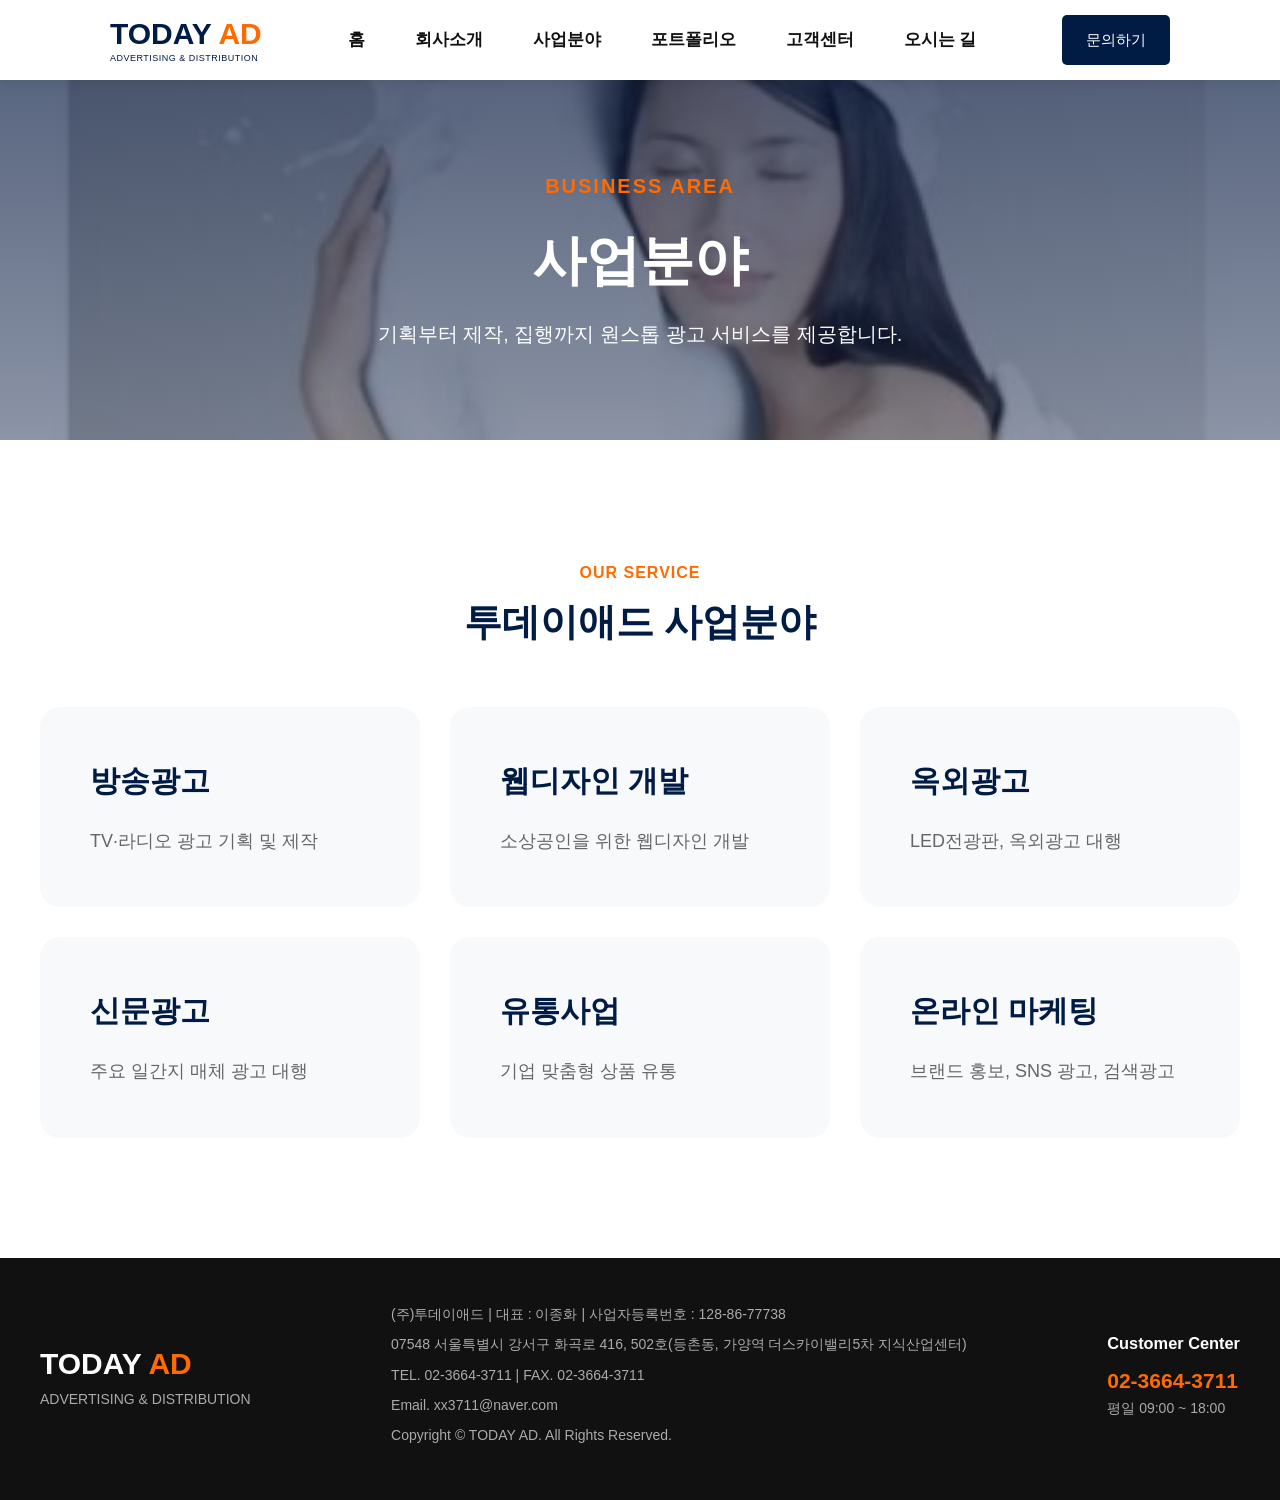
<file: business.html>
<!doctype html>
<html lang="ko">

<head>
<meta charset="utf-8">

<title>사업분야 | TODAY AD</title>
	
<meta name="viewport" content="width=device-width, initial-scale=1.0">	

<link rel="stylesheet" href="css/style.css">	
	
	</head>

<body>
	
<header>
  <div class="logo">
    TODAY <span>AD</span>
    <p>ADVERTISING & DISTRIBUTION</p>
  </div>

  <nav>
    <a href="index.html">홈</a>
    <a href="company.html">회사소개</a>
    <a href="business.html">사업분야</a>
    <a href="portfolio.html">포트폴리오</a>
    <a href="contact.html">고객센터</a>
    <a href="location.html">오시는 길</a>
  </nav>

  <a href="contact.html" class="top-btn">문의하기</a>
</header>
	
<!-- 사업분야 메인 배너 -->

<section class="sub-visual business-visual">

    <div class="sub-visual-text">

        <p>BUSINESS AREA</p>

        <h1>사업분야</h1>

        <span>기획부터 제작, 집행까지 원스톱 광고 서비스를 제공합니다.</span>

    </div>

</section>
	
<section class="business-page">

    <div class="section-title">

        <p>OUR SERVICE</p>

        <h2>투데이애드 사업분야</h2>

    </div>

  <div class="business-grid">

  <div class="business-box">
    <h3>방송광고</h3>
    <p>TV·라디오 광고 기획 및 제작</p>
  </div>

  <div class="business-box">
    <h3>웹디자인 개발</h3>
    <p>소상공인을 위한 웹디자인 개발</p>
  </div>

  <div class="business-box">
    <h3>옥외광고</h3>
    <p>LED전광판, 옥외광고 대행</p>
  </div>

  <div class="business-box">
    <h3>신문광고&nbsp;</h3>
    <p>주요 일간지 매체 광고 대행</p>
  </div>

  <div class="business-box">
    <h3>유통사업</h3>
    <p>기업 맞춤형 상품 유통</p>
  </div>

  <div class="business-box">
    <h3>온라인 마케팅</h3>
    <p>브랜드 홍보, SNS 광고, 검색광고</p>
  </div>

</div>
	
	
		
</section>	
	
	
<!-- Footer 시작 -->

<footer>

    <div class="footer-inner">

        <div class="footer-logo">

            <h2>TODAY <span>AD</span></h2>

            <p>ADVERTISING & DISTRIBUTION</p>

        </div>

        <div class="footer-info">

            <p>(주)투데이애드 | 대표 : 이종화 | 사업자등록번호 : 128-86-77738</p>

            <p>07548 서울특별시 강서구 화곡로 416, 502호(등촌동, 가양역 더스카이밸리5차 지식산업센터)</p>

            <p>TEL. 02-3664-3711 | FAX. 02-3664-3711</p>

            <p>Email. xx3711@naver.com</p>

            <p>Copyright © TODAY AD. All Rights Reserved.</p>

        </div>

        <div class="footer-call">

            <h3>Customer Center</h3>

            <h2>02-3664-3711</h2>

            <p>평일 09:00 ~ 18:00</p>

        </div>

    </div>

</footer>

</body>

</html>
</file>
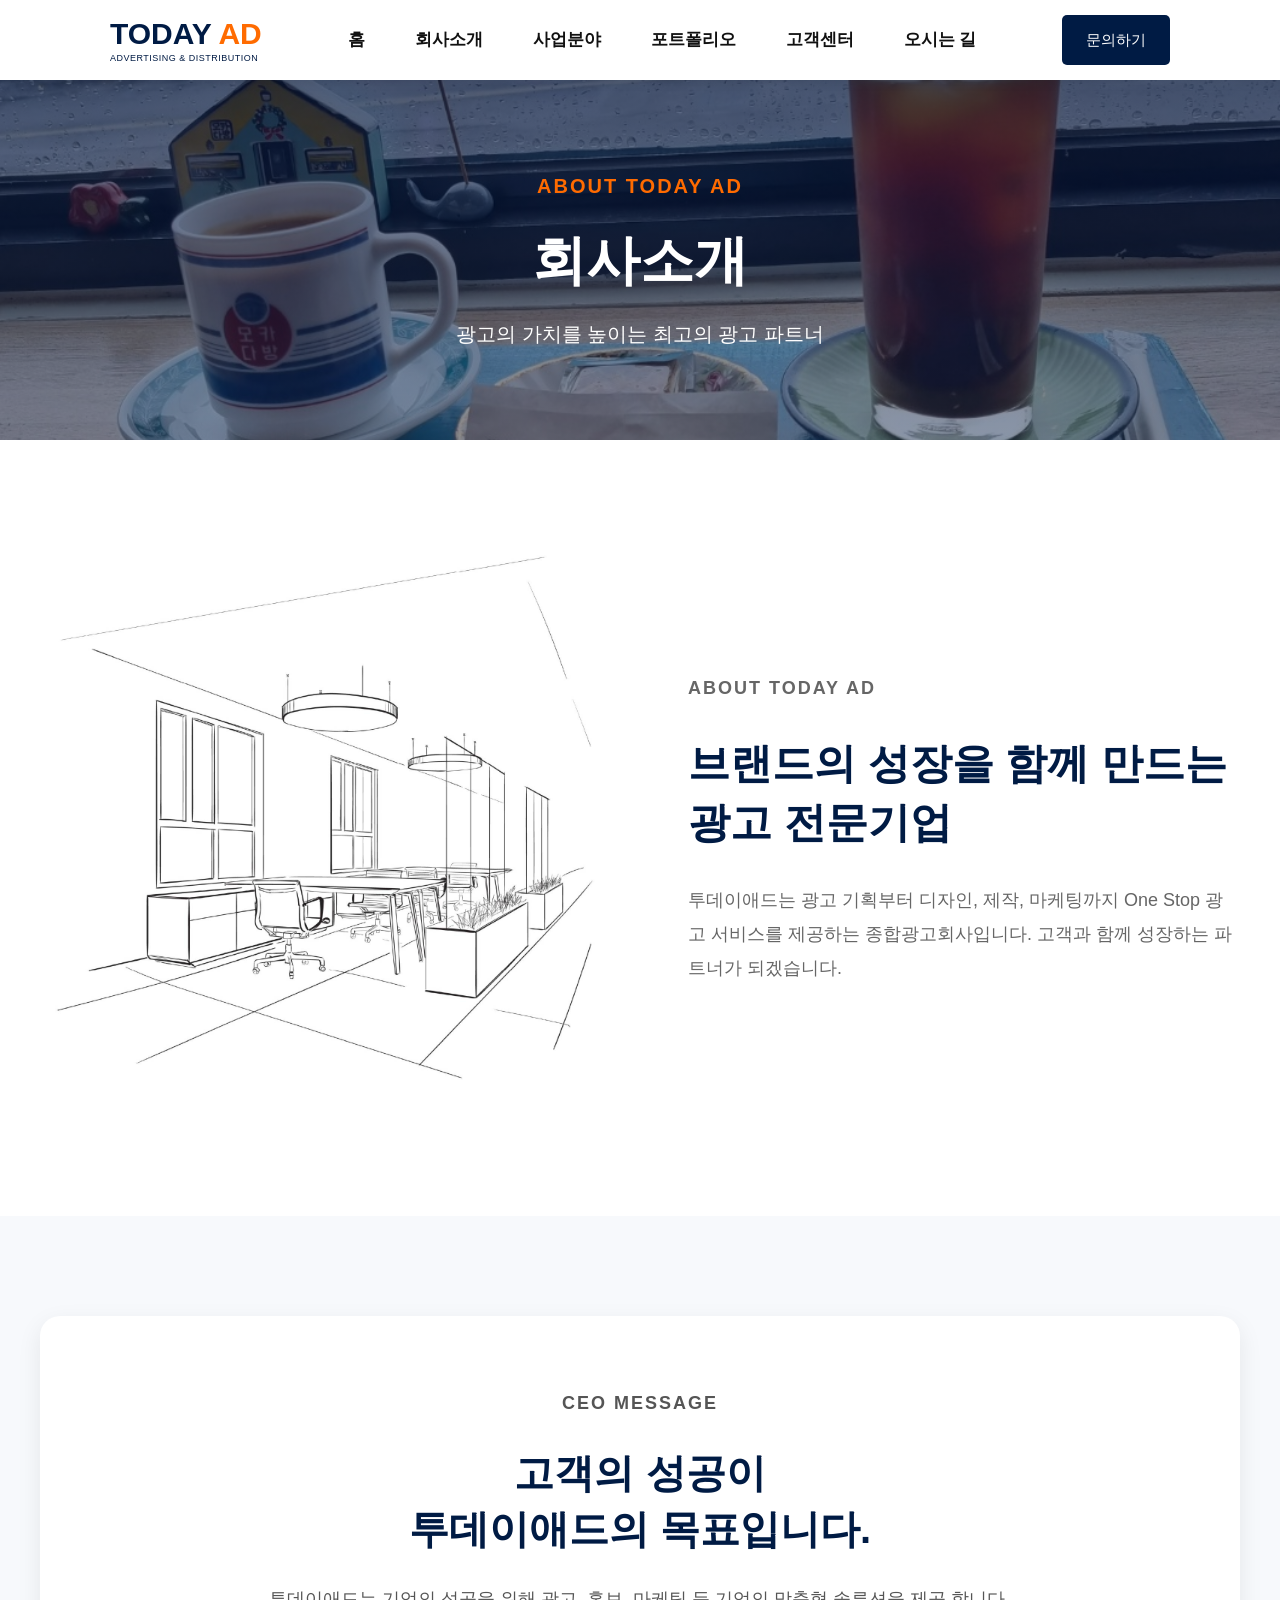
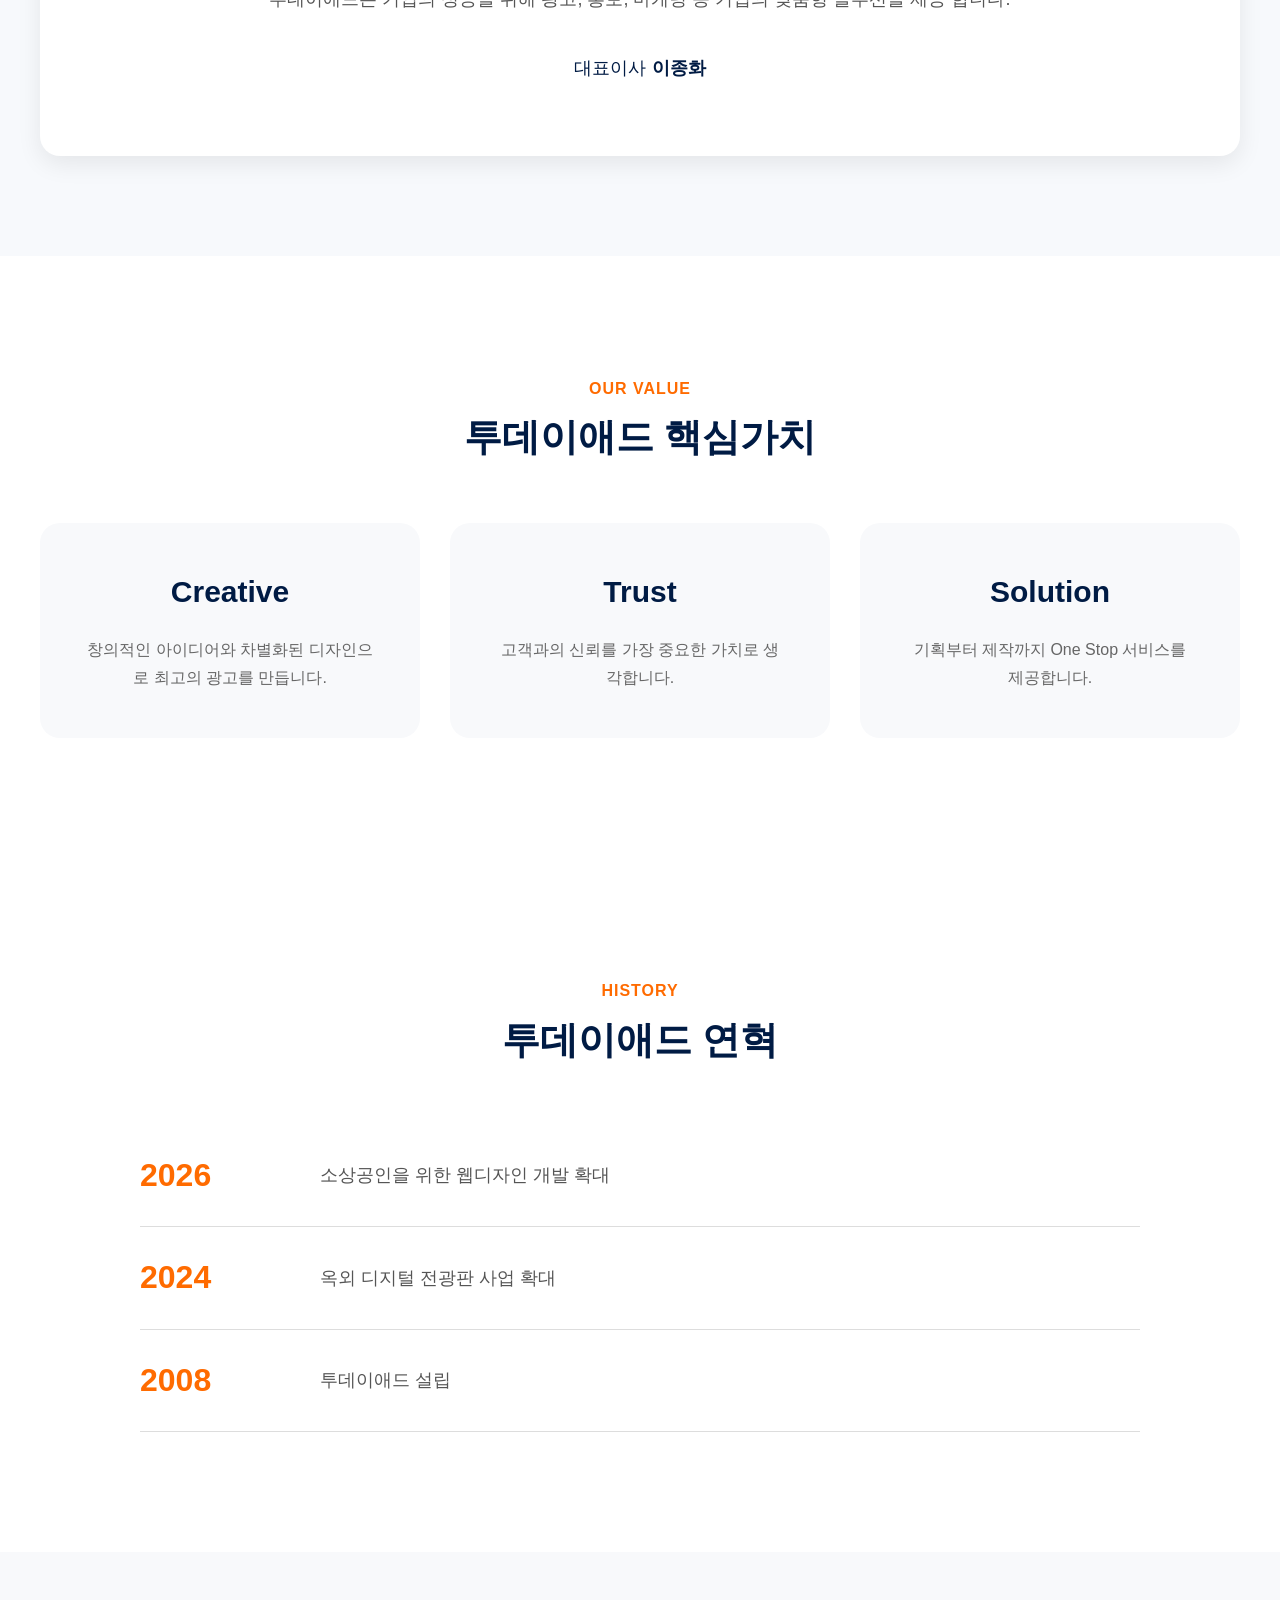
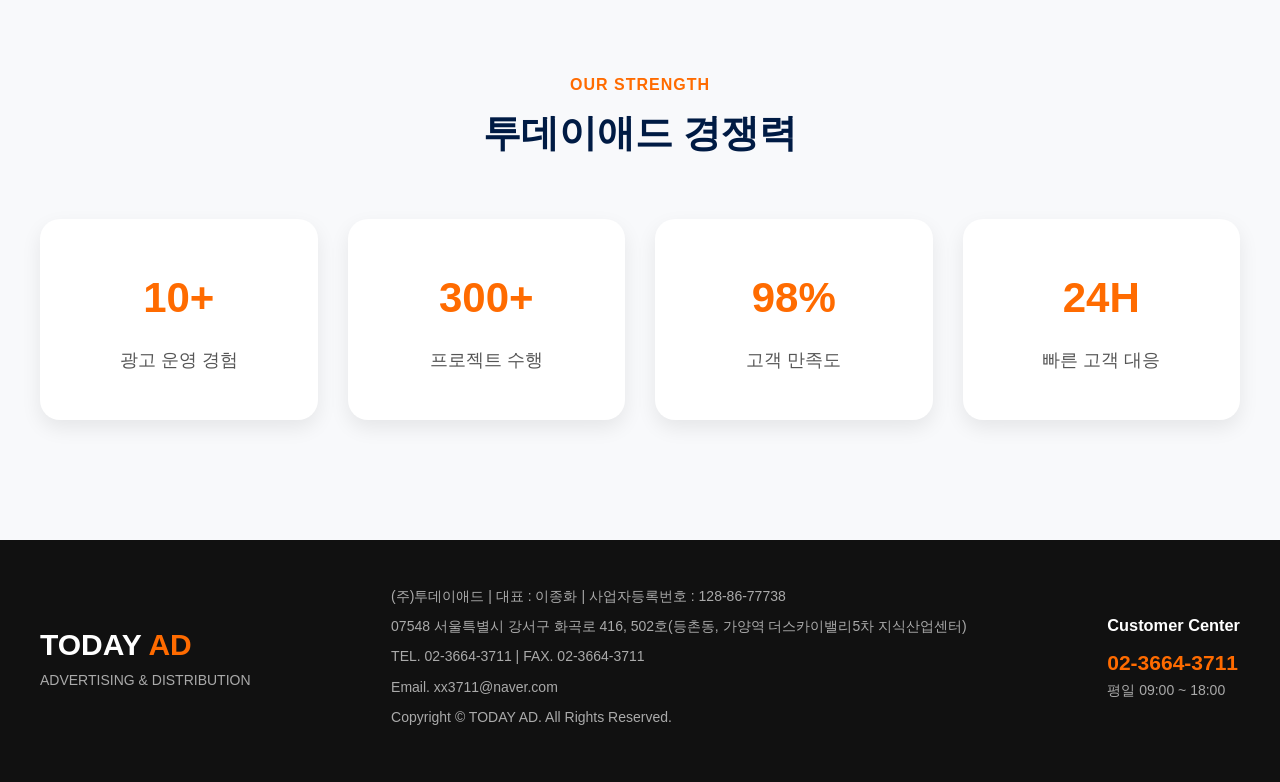
<file: company.html>
<!doctype html>
<html lang="ko">

<head>

<meta charset="utf-8">

<title>회사소개 | TODAY AD</title>
	
<meta name="viewport" content="width=device-width, initial-scale=1.0">	

<link rel="stylesheet" href="css/style.css">

</head>

<body>
<header>
  <div class="logo">
    TODAY <span>AD</span>
    <p>ADVERTISING & DISTRIBUTION</p>
  </div>

  <nav>
    <a href="index.html">홈</a>
    <a href="company.html">회사소개</a>
    <a href="business.html">사업분야</a>
    <a href="portfolio.html">포트폴리오</a>
    <a href="contact.html">고객센터</a>
    <a href="location.html">오시는 길</a>
  </nav>

  <a href="contact.html" class="top-btn">문의하기</a>
</header>
	<!-- 회사소개 상단 배너 -->
<section class="sub-visual company-visual">
  <div class="sub-visual-text">
    <p>ABOUT TODAY AD</p>
    <h1>회사소개</h1>
    <span>광고의 가치를 높이는 최고의 광고 파트너</span>
  </div>
</section>
	
	<!-- 회사소개 본문 -->

<section class="company-intro">

    <div class="company-left">

        <img src="images/company.jpg" alt="회사소개">

    </div>

    <div class="company-right">

        <p class="small-title">
            ABOUT TODAY AD
        </p>

        <h2>
            브랜드의 성장을 함께 만드는<br>
            광고 전문기업
        </h2>

        <p>

            투데이애드는 광고 기획부터 디자인,
            제작, 마케팅까지 One Stop 광고 서비스를
            제공하는 종합광고회사입니다.

            고객과 함께 성장하는 파트너가 되겠습니다.

        </p>

    </div>

</section>
	
<!-- CEO 인사말 -->
<section class="ceo-section">
	
 <div class="ceo-box">

    <p class="small-title">CEO MESSAGE</p>
	
	<h2>
  고객의 성공이<br>
  투데이애드의 목표입니다.
    </h2>
	
			
<p>
  투데이애드는 기업의 성공을 위해 광고, 홍보,
  마케팅 등 기업의 맞춤형 솔루션을 제공 합니다.
</p>	
	
	
	  
	<p class="ceo-name">
      대표이사 <strong>이종화</strong>
    </p>

  </div>

</section>	
	
	<!-- 핵심가치 -->

<section class="value-section">

    <div class="section-title">

        <p>OUR VALUE</p>

        <h2>투데이애드 핵심가치</h2>

    </div>

    <div class="value-list">

        <div class="value-card">

            <h3>Creative</h3>

            <p>
                창의적인 아이디어와
                차별화된 디자인으로
                최고의 광고를 만듭니다.
            </p>

        </div>

        <div class="value-card">

            <h3>Trust</h3>

            <p>
                고객과의 신뢰를
                가장 중요한 가치로
                생각합니다.
            </p>

        </div>

        <div class="value-card">

            <h3>Solution</h3>

            <p>
                기획부터 제작까지
                One Stop 서비스를
                제공합니다.
            </p>

        </div>

    </div>

</section>
	
<!-- 회사연혁 -->

<section class="history-section">

    <div class="section-title">
        <p>HISTORY</p>
        <h2>투데이애드 연혁</h2>
    </div>

    <div class="history-list">

        <div class="history-item">
            <h3>2026</h3>
            <p>소상공인을 위한 웹디자인 개발 확대</p>
        </div>

        <div class="history-item">
            <h3>2024</h3>
            <p>옥외 디지털 전광판 사업 확대</p>
        </div>

        <div class="history-item">
            <h3>2008</h3>
            <p>투데이애드 설립</p>
        </div>

    </div>

</section>
	
<!-- 회사 강점 -->

<section class="strength-section">

    <div class="section-title">

        <p>OUR STRENGTH</p>

        <h2>투데이애드 경쟁력</h2>

    </div>

    <div class="strength-list">

        <div class="strength-card">

            <h3>10+</h3>

            <span>광고 운영 경험</span>

        </div>

        <div class="strength-card">

            <h3>300+</h3>

            <span>프로젝트 수행</span>

        </div>

        <div class="strength-card">

            <h3>98%</h3>

            <span>고객 만족도</span>

        </div>

        <div class="strength-card">

            <h3>24H</h3>

            <span>빠른 고객 대응</span>

        </div>

    </div>

</section>
	
	
<!-- Footer 시작 -->

<footer>

    <div class="footer-inner">

        <div class="footer-logo">

            <h2>TODAY <span>AD</span></h2>

            <p>ADVERTISING & DISTRIBUTION</p>

        </div>

        <div class="footer-info">

            <p>(주)투데이애드 | 대표 : 이종화 | 사업자등록번호 : 128-86-77738</p>

            <p>07548 서울특별시 강서구 화곡로 416, 502호(등촌동, 가양역 더스카이밸리5차 지식산업센터)</p>

            <p>TEL. 02-3664-3711 | FAX. 02-3664-3711</p>

            <p>Email. xx3711@naver.com</p>

            <p>Copyright © TODAY AD. All Rights Reserved.</p>

        </div>

        <div class="footer-call">

            <h3>Customer Center</h3>

            <h2>02-3664-3711</h2>

            <p>평일 09:00 ~ 18:00</p>

        </div>

    </div>

</footer>

	
</body>

</html>
</file>
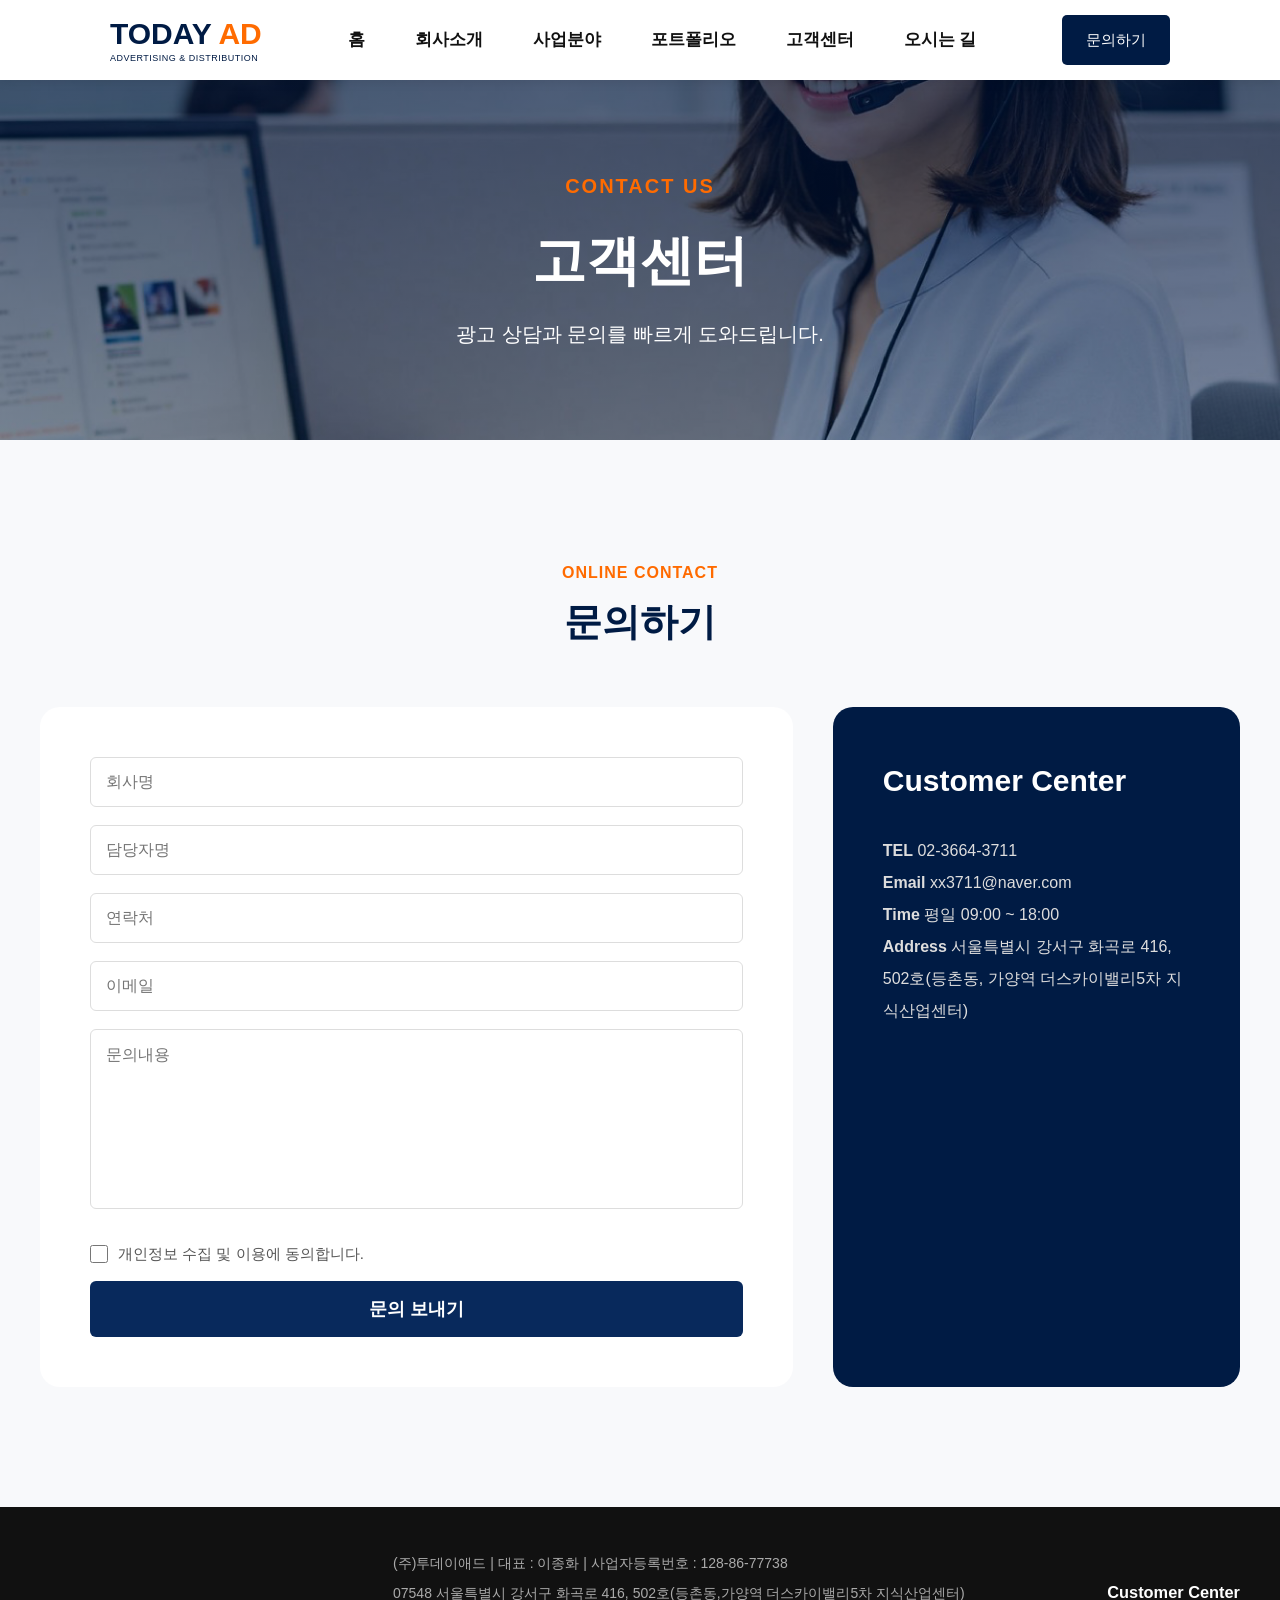
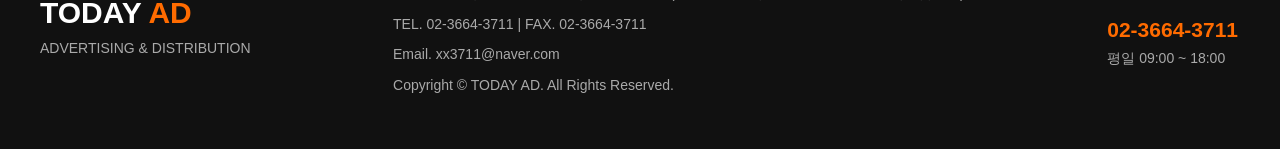
<file: contact.html>
<!doctype html>
<html lang="ko">

<head>
  <meta charset="utf-8">
  <title>고객센터 | TODAY AD</title>
	
	<meta name="viewport" content="width=device-width, initial-scale=1.0">
  <link rel="stylesheet" href="css/style.css">
</head>

<body>

<header>
  <div class="logo">
    TODAY <span>AD</span>
    <p>ADVERTISING & DISTRIBUTION</p>
  </div>

  <nav>
    <a href="index.html">홈</a>
    <a href="company.html">회사소개</a>
    <a href="business.html">사업분야</a>
    <a href="portfolio.html">포트폴리오</a>
    <a href="contact.html">고객센터</a>
    <a href="location.html">오시는 길</a>
  </nav>

  <a href="contact.html" class="top-btn">문의하기</a>
</header>

<!-- 고객센터 메인 배너 -->
<section class="sub-visual contact-visual">
  <div class="sub-visual-text">
    <p>CONTACT US</p>
    <h1>고객센터</h1>
    <span>광고 상담과 문의를 빠르게 도와드립니다.</span>
  </div>
</section>

<!-- 고객센터 -->
<section class="contact-page">

  <div class="section-title">
    <p>ONLINE CONTACT</p>
    <h2>문의하기</h2>
  </div>

  <div class="contact-wrap">

  
<div class="contact-form">
  <form action="https://formspree.io/f/xjgqayrl" method="POST">
	 
    <input type="text" name="company" placeholder="회사명" required>
    <input type="text" name="name" placeholder="담당자명" required>
    <input type="tel" name="phone" placeholder="연락처" required>
    <input type="email" name="email" placeholder="이메일" required>
    <textarea name="message" placeholder="문의내용" required></textarea>

    <label class="agree">
      <input type="checkbox" required>
      개인정보 수집 및 이용에 동의합니다.
    </label>

    <button type="submit">문의 보내기</button>
  </form>
</div>	  
	  
	  
    <div class="contact-info-box">
      <h3>Customer Center</h3>
      <p><strong>TEL</strong> 02-3664-3711</p>
      <p><strong>Email</strong> xx3711@naver.com</p>
      <p><strong>Time</strong> 평일 09:00 ~ 18:00</p>
      <p><strong>Address</strong> 서울특별시 강서구 화곡로 416, 502호(등촌동, 가양역 더스카이밸리5차 지식산업센터)</p>
    </div>

  </div>

</section>	
	
	
<footer>
  <div class="footer-inner">
    <div class="footer-logo">
      <h2>TODAY <span>AD</span></h2>
      <p>ADVERTISING & DISTRIBUTION</p>
    </div>

    <div class="footer-info">
      <p>(주)투데이애드 | 대표 : 이종화 | 사업자등록번호 : 128-86-77738</p>
      <p>07548 서울특별시 강서구 화곡로 416, 502호(등촌동,가양역 더스카이밸리5차 지식산업센터)</p>
      <p>TEL. 02-3664-3711 | FAX. 02-3664-3711</p>
      <p>Email. xx3711@naver.com</p>
      <p>Copyright © TODAY AD. All Rights Reserved.</p>
    </div>

    <div class="footer-call">
      <h3>Customer Center</h3>
      <h2>02-3664-3711</h2>
      <p>평일 09:00 ~ 18:00</p>
    </div>
  </div>
</footer>

<script src="js/contact.js"></script>	
	
</body>
</html>
</file>
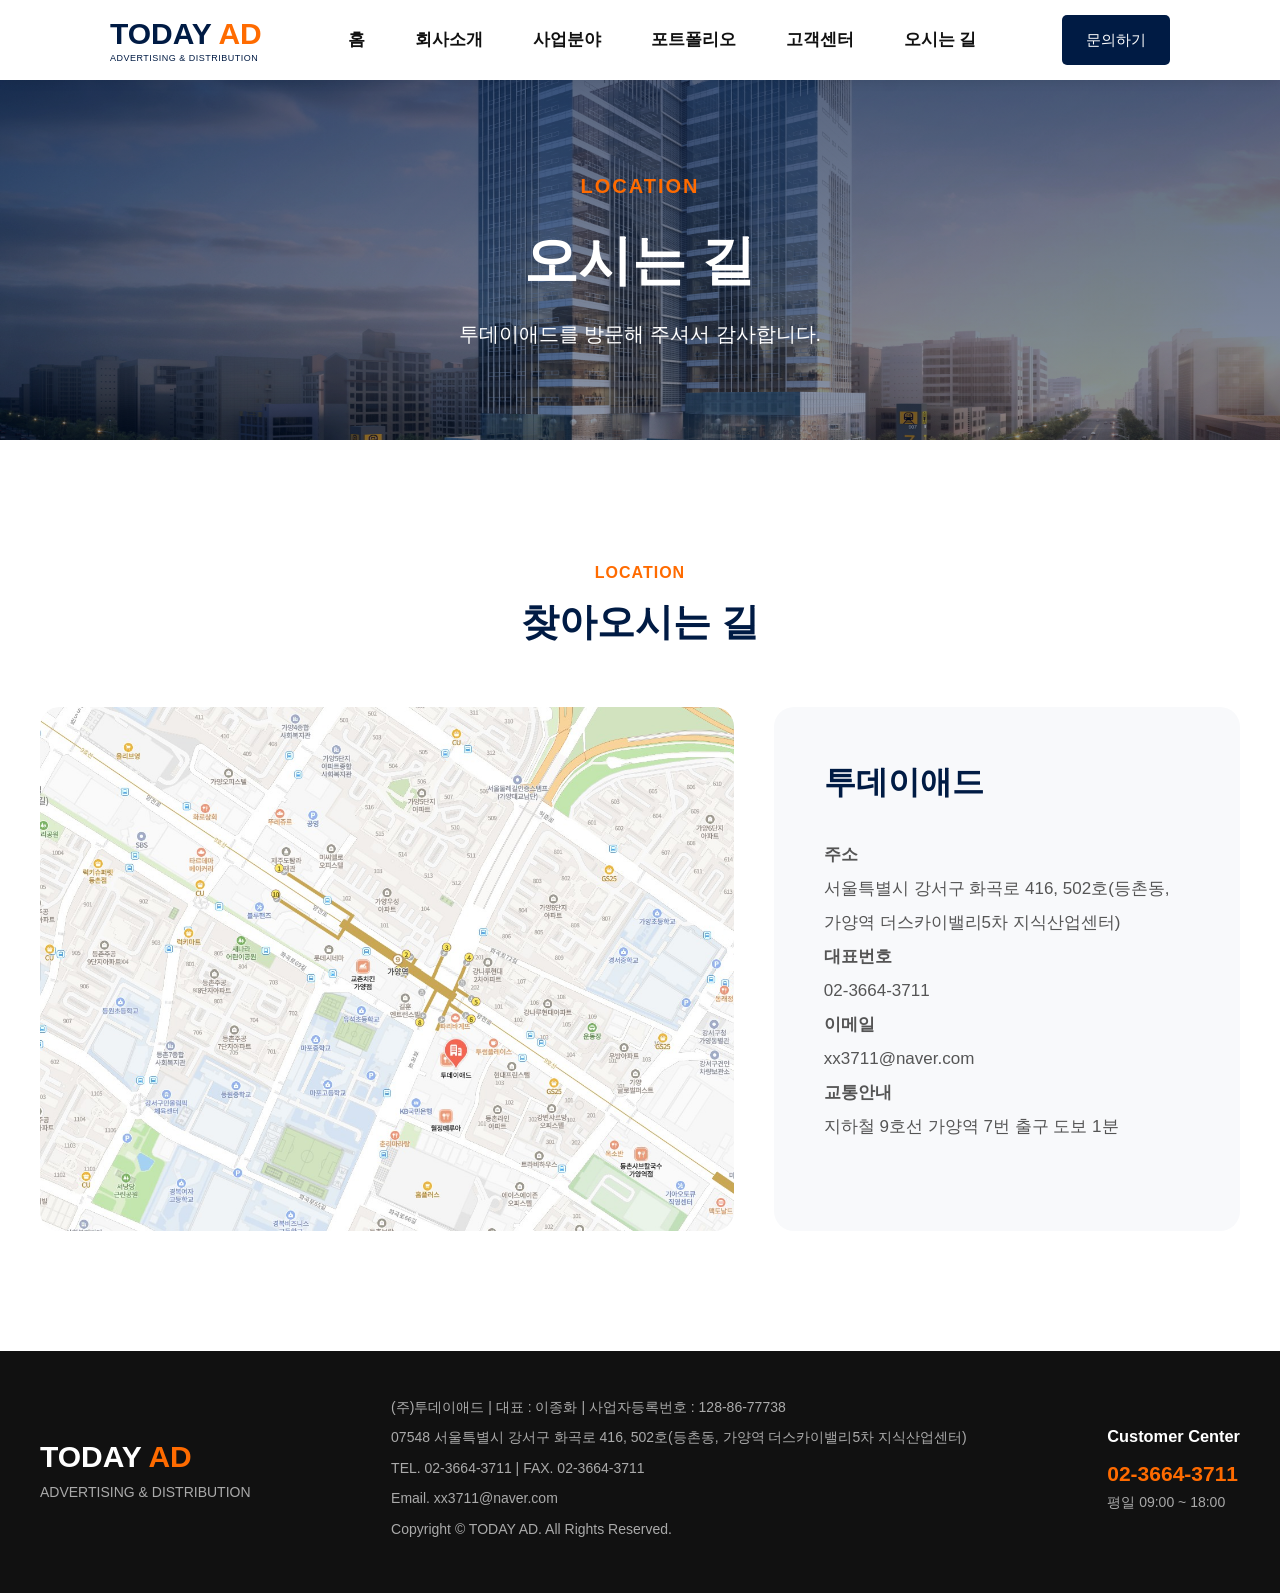
<file: location.html>
<!doctype html>
<html lang="ko">

<head>
  <meta charset="utf-8">
  <title> 오시는길 | TODAY AD</title>
	<meta name="viewport" content="width=device-width, initial-scale=1.0">
	
  <link rel="stylesheet" href="css/style.css">
</head>

<body>

<header>
  <div class="logo">
    TODAY <span>AD</span>
    <p>ADVERTISING & DISTRIBUTION</p>
  </div>

  <nav>
    <a href="index.html">홈</a>
    <a href="company.html">회사소개</a>
    <a href="business.html">사업분야</a>
    <a href="portfolio.html">포트폴리오</a>
    <a href="contact.html">고객센터</a>
    <a href="location.html">오시는 길</a>
  </nav>

  <a href="contact.html" class="top-btn">문의하기</a>
</header>


<!-- 오시는 길 메인 배너 -->

<section class="sub-visual location-visual">

    <div class="sub-visual-text">

        <p>LOCATION</p>

        <h1>오시는 길</h1>

        <span>투데이애드를 방문해 주셔서 감사합니다.</span>

    </div>

</section>

<!-- 오시는 길 -->

<section class="location-page">

    <div class="section-title">

        <p>LOCATION</p>

        <h2>찾아오시는 길</h2>

    </div>

    <div class="location-wrap">

        <div class="map-box">

            <img src="images/map.jpg" alt="회사 위치">

        </div>

        <div class="location-info">

            <h3>투데이애드</h3>

            <p><strong>주소</strong><br>
            서울특별시 강서구 화곡로 416, 502호(등촌동, 가양역 더스카이밸리5차 지식산업센터)</p>

            <p><strong>대표번호</strong><br>
            02-3664-3711</p>

            <p><strong>이메일</strong><br>
            xx3711@naver.com</p>

            <p><strong>교통안내</strong><br>
            지하철 9호선 가양역 7번 출구 도보 1분</p>

        </div>

    </div>

</section>	
	
	
	
	
	
<footer>
  <div class="footer-inner">
    <div class="footer-logo">
      <h2>TODAY <span>AD</span></h2>
      <p>ADVERTISING & DISTRIBUTION</p>
    </div>

    <div class="footer-info">
      <p>(주)투데이애드 | 대표 : 이종화 | 사업자등록번호 : 128-86-77738</p>
      <p>07548 서울특별시 강서구 화곡로 416, 502호(등촌동, 가양역 더스카이밸리5차 지식산업센터)</p>
      <p>TEL. 02-3664-3711 | FAX. 02-3664-3711</p>
      <p>Email. xx3711@naver.com</p>
      <p>Copyright © TODAY AD. All Rights Reserved.</p>
    </div>

    <div class="footer-call">
      <h3>Customer Center</h3>
      <h2>02-3664-3711</h2>
      <p>평일 09:00 ~ 18:00</p>
    </div>
  </div>
</footer>

</body>
</html>
</file>
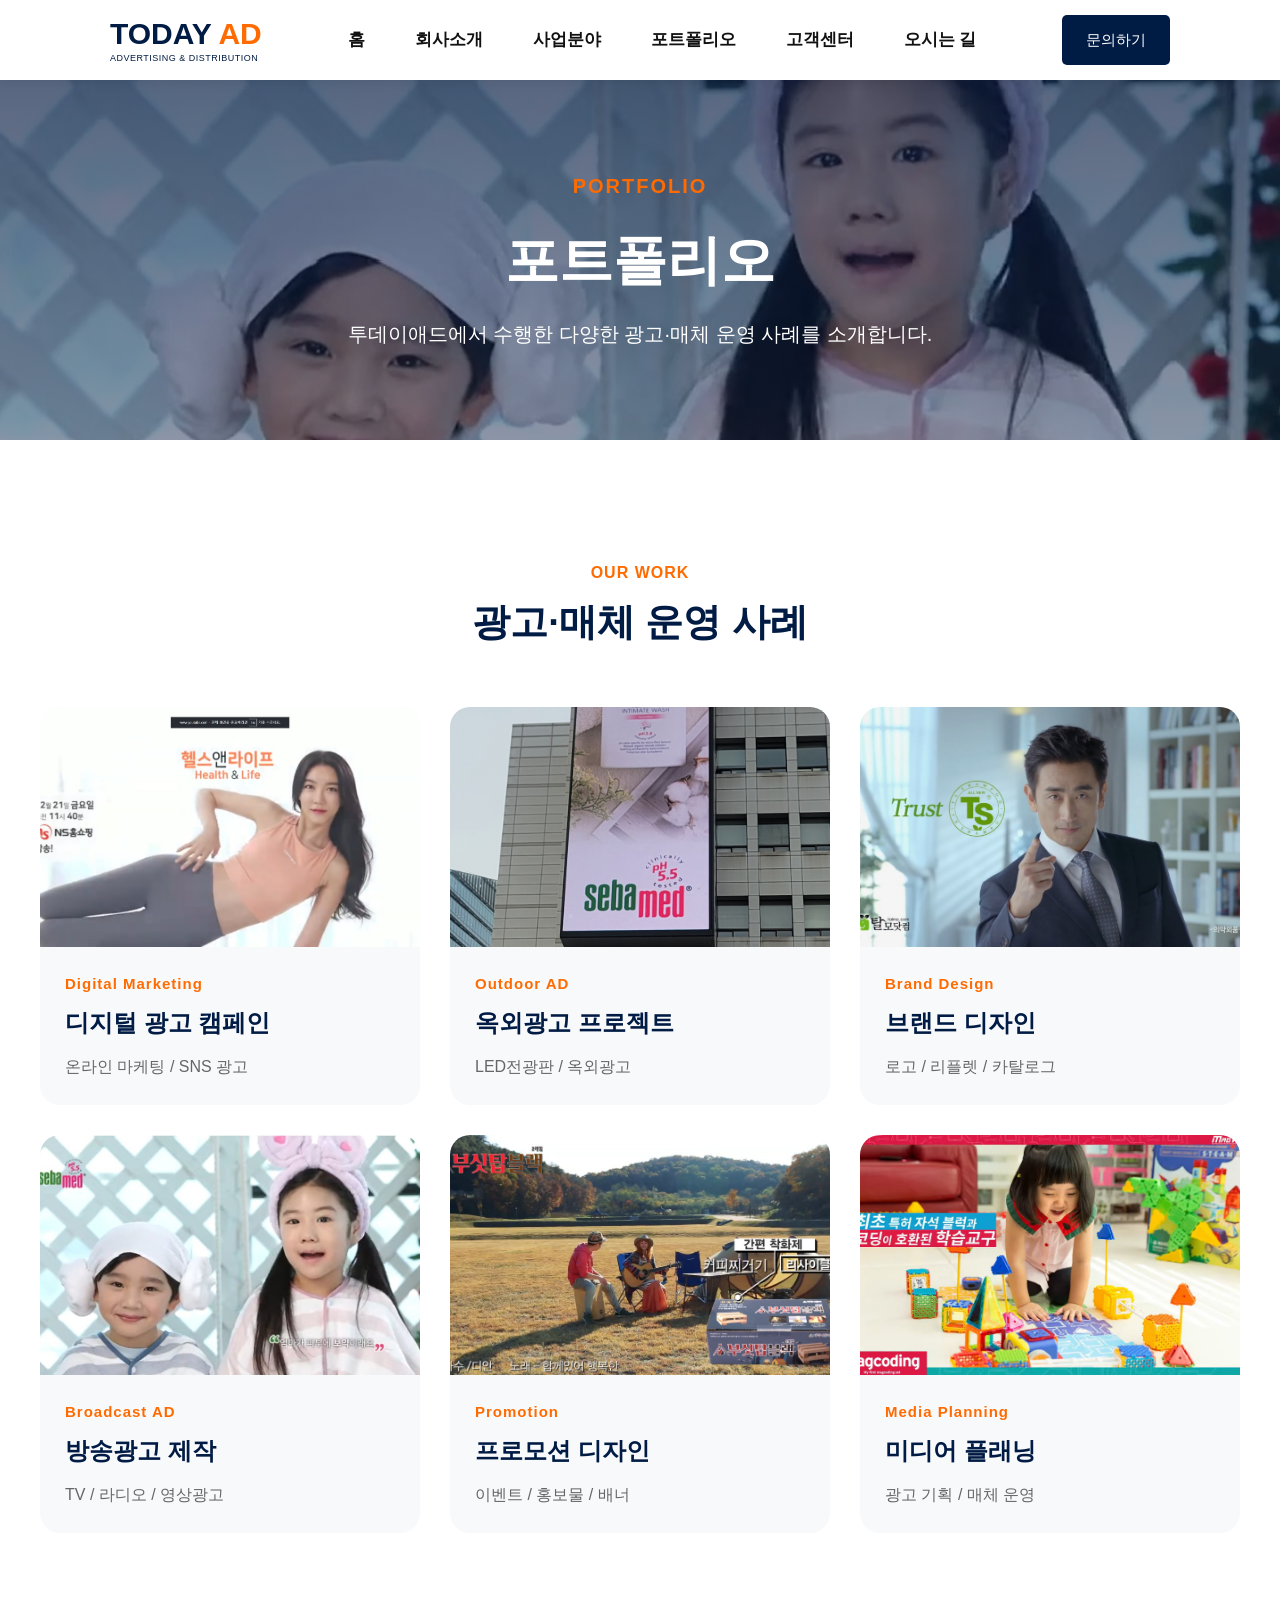
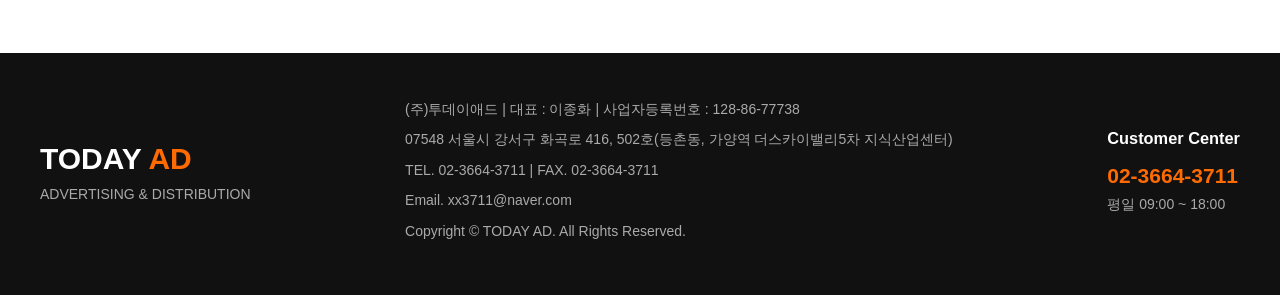
<file: portfolio.html>
<!doctype html>
<html lang="ko">

<head>
  <meta charset="utf-8">
  <title>포트폴리오 | TODAY AD</title>
<meta name="viewport" content="width=device-width, initial-scale=1.0">	
	
  <link rel="stylesheet" href="css/style.css">
</head>

<body>

<header>
  <div class="logo">
    TODAY <span>AD</span>
    <p>ADVERTISING & DISTRIBUTION</p>
  </div>

  <nav>
    <a href="index.html">홈</a>
    <a href="company.html">회사소개</a>
    <a href="business.html">사업분야</a>
    <a href="portfolio.html">포트폴리오</a>
    <a href="contact.html">고객센터</a>
    <a href="location.html">오시는 길</a>
  </nav>

  <a href="contact.html" class="top-btn">문의하기</a>
</header>

<section class="sub-visual portfolio-visual">
  <div class="sub-visual-text">
    <p>PORTFOLIO</p>
    <h1>포트폴리오</h1>
    <span>투데이애드에서 수행한 다양한 광고·매체 운영 사례를 소개합니다.</span>
  </div>
</section>

<section class="portfolio-page">
  <div class="section-title">
    <p>OUR WORK</p>
    <h2>광고·매체 운영 사례</h2>
  </div>

  <div class="portfolio-grid">

    <div class="portfolio-box">
      <img src="images/portfolio7.jpg" alt="디지털 광고 캠페인">
      <div class="portfolio-info">
        <span>Digital Marketing</span>
        <h3>디지털 광고 캠페인</h3>
        <p>온라인 마케팅 / SNS 광고</p>
      </div>
    </div>

    <div class="portfolio-box">
      <img src="images/portfolio10.jpg" alt="옥외광고 프로젝트">
      <div class="portfolio-info">
        <span>Outdoor AD</span>
        <h3>옥외광고 프로젝트</h3>
        <p>LED전광판 / 옥외광고</p>
      </div>
    </div>

    <div class="portfolio-box">
      <img src="images/portfolio12.jpg" alt="브랜드 디자인">
      <div class="portfolio-info">
        <span>Brand Design</span>
        <h3>브랜드 디자인</h3>
        <p>로고 / 리플렛 / 카탈로그</p>
      </div>
    </div>

	 <div class="portfolio-box">

  <a href="https://www.youtube.com/watch?v=Wo_EeCHZJSg"
     target="_blank">
    <img src="images/portfolio11.jpg" alt="방송광고 제작">
  </a>

  <div class="portfolio-info">
    <span>Broadcast AD</span>
    <h3>방송광고 제작</h3>
    <p>TV / 라디오 / 영상광고</p>
  </div>

</div> 
	  
	
	  
    <div class="portfolio-box">
      <img src="images/portfolio8.jpg" alt="프로모션 디자인">
      <div class="portfolio-info">
        <span>Promotion</span>
        <h3>프로모션 디자인</h3>
        <p>이벤트 / 홍보물 / 배너</p>
      </div>
    </div>

    <div class="portfolio-box">
      <img src="images/portfolio13.jpg" alt="미디어 플래닝">
      <div class="portfolio-info">
        <span>Media Planning</span>
        <h3>미디어 플래닝</h3>
        <p>광고 기획 / 매체 운영</p>
      </div>
    </div>

  </div>
</section>

<footer>
  <div class="footer-inner">
    <div class="footer-logo">
      <h2>TODAY <span>AD</span></h2>
      <p>ADVERTISING & DISTRIBUTION</p>
    </div>

    <div class="footer-info">
      <p>(주)투데이애드 | 대표 : 이종화 | 사업자등록번호 : 128-86-77738</p>
      <p>07548 서울시 강서구 화곡로 416, 502호(등촌동, 가양역 더스카이밸리5차 지식산업센터)</p>
      <p>TEL. 02-3664-3711 | FAX. 02-3664-3711</p>
      <p>Email. xx3711@naver.com</p>
      <p>Copyright © TODAY AD. All Rights Reserved.</p>
    </div>

    <div class="footer-call">
      <h3>Customer Center</h3>
      <h2>02-3664-3711</h2>
      <p>평일 09:00 ~ 18:00</p>
    </div>
  </div>
</footer>

</body>
</html>
</file>
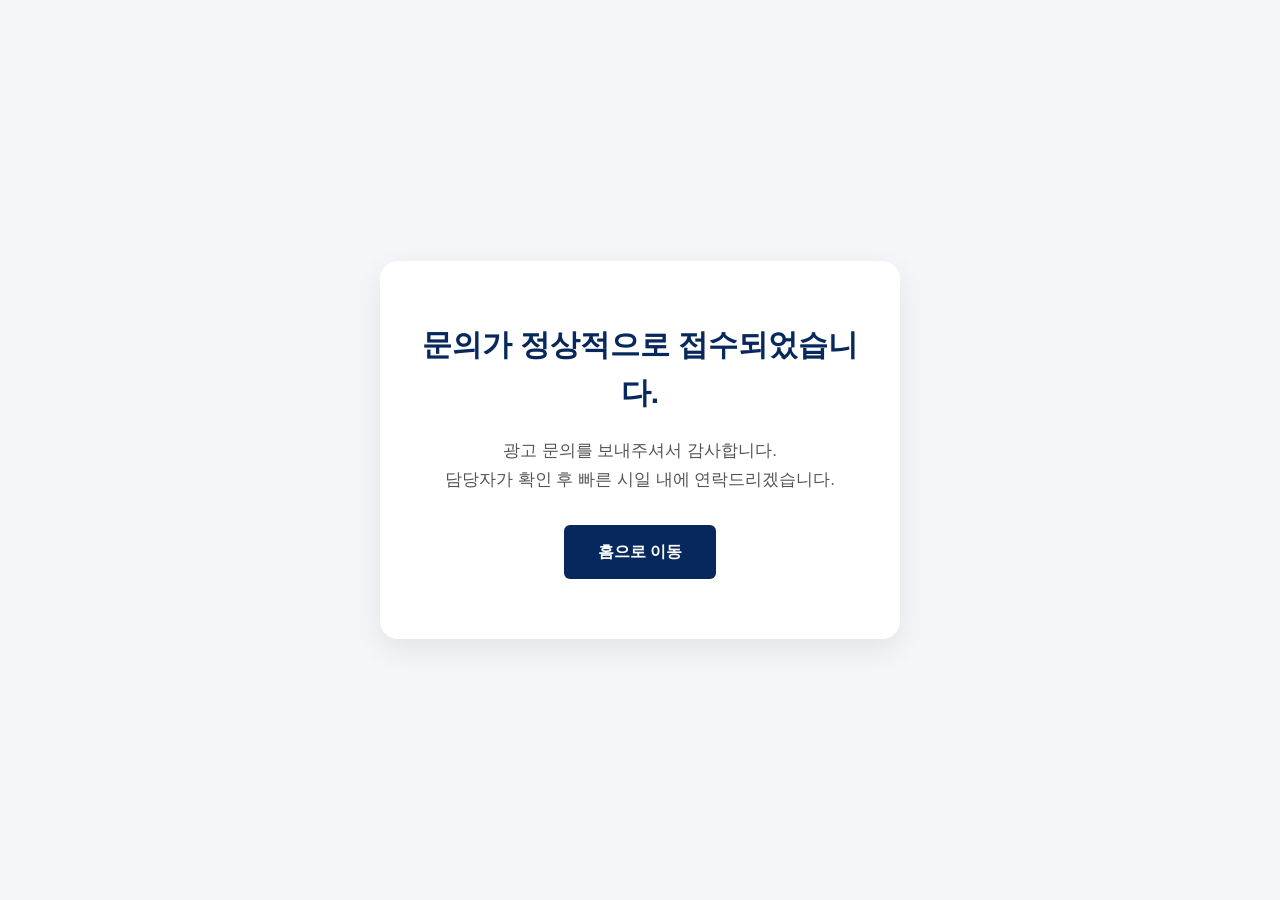
<file: success.html>
<!doctype html>
<html lang="ko">

<head>
  <meta charset="utf-8">
	<meta name="viewport" content="width=device-width, initial-scale=1.0">
	
  <title>문의 접수 완료 | TODAY AD</title>
  <link rel="stylesheet" href="css/style.css">

  <meta http-equiv="refresh" content="3; url=index.html">
</head>

<body>

<section class="success-page">
  <div class="success-box">
    <h1>문의가 정상적으로 접수되었습니다.</h1>
    <p>광고 문의를 보내주셔서 감사합니다.</p>
    <p>담당자가 확인 후 빠른 시일 내에 연락드리겠습니다.</p>

    <a href="index.html">홈으로 이동</a>
  </div>
</section>

</body>
</html>
</file>
<file: css/style.css>
/* ============= */

* {
  margin: 0;
  padding: 0;
  box-sizing: border-box;
}

body {
  font-family: "맑은 고딕", "Noto Sans KR", sans-serif;
  color: #111;
  line-height: 1.6;
}

a {
  text-decoration: none;
  color: inherit;
}

img {
  max-width: 100%;
  display: block;
}

/* ===========================
   HEADER
=========================== */
header {
  position: fixed;
  top: 0;
  left: 0;
  width: 100%;
  height: 80px;
  background: #fff;
  display: flex;
  justify-content: space-between;
  align-items: center;
  padding: 0 110px;
  z-index: 999;
  box-shadow: 0 2px 10px rgba(0,0,0,0.08);
}

.logo {
  font-size: 30px;
  font-weight: bold;
  color: #001b44;
  line-height: 1.1;
}

.logo span {
  color: #ff6b00;
}

.logo p {
  font-size: 9px;
  font-weight: normal;
  letter-spacing: 0.5px;
  margin-top: 4px;
}

nav {
  display: flex;
  align-items: center;
}

nav a {
  margin: 0 25px;
  font-size: 17px;
  font-weight: 600;
  position: relative;
  transition: 0.3s;
}

nav a::after {
  content: "";
  position: absolute;
  width: 0;
  height: 2px;
  background: #ff6b00;
  left: 0;
  bottom: -8px;
  transition: 0.3s;
}

nav a:hover {
  color: #ff6b00;
}

nav a:hover::after {
  width: 100%;
}

.top-btn {
  background: #001b44;
  color: #fff;
  padding: 13px 24px;
  border-radius: 5px;
  font-size: 15px;
  white-space: nowrap;
  transition: 0.3s;
}

.top-btn:hover {
  background: #ff6b00;
}

/* ===========================
   MAIN PAGE
=========================== */
.main-visual {
  margin-top: 80px;
  height: 560px;
  background:
    linear-gradient(rgba(0,20,60,0.65), rgba(0,20,60,0.35)),
url("../images/main2.jpg") center/cover no-repeat;
  display: flex;
  align-items: center;
  padding-left: 110px;
}

.main-text {
  color: #fff;
}

.orange {
  color: #ff6b00;
  font-size: 20px;
  margin-bottom: 25px;
  font-weight: bold;
}

.main-text h1 {
  font-size: 68px;
  margin-bottom: 30px;
  line-height: 1.2;
}

.main-text p {
  font-size: 22px;
  line-height: 1.7;
  margin-bottom: 35px;
}

.main-btn {
  background: #ff6b00;
  color: #fff;
  padding: 17px 32px;
  border-radius: 6px;
  font-size: 17px;
  display: inline-block;
  transition: 0.3s;
}

.main-btn:hover {
  background: #001b44;
  transform: translateY(-3px);
}

.section-title {
  text-align: center;
  margin-bottom: 60px;
}

.section-title p {
  color: #ff6b00;
  font-size: 16px;
  font-weight: bold;
  margin-bottom: 12px;
  letter-spacing: 1px;
}

.section-title h2 {
  font-size: 38px;
  color: #001b44;
  line-height: 1.3;
}

.business-section {
  padding: 100px 110px;
  background: #f7f9fc;
  text-align: center;
}

.business-list {
  display: flex;
  gap: 28px;
  justify-content: center;
}

.business-card {
  width: 25%;
  background: #fff;
  padding: 45px 28px;
  border-radius: 16px;
  box-shadow: 0 8px 25px rgba(0,0,0,0.08);
  transition: 0.3s;
}

.business-card:hover {
  transform: translateY(-10px);
  box-shadow: 0 20px 35px rgba(0,0,0,0.18);
}

.business-card h3 {
  color: #001b44;
  font-size: 24px;
  margin-bottom: 20px;
}

.business-card p {
  font-size: 16px;
  line-height: 1.7;
  color: #555;
}

.about-section {
  padding: 120px 110px;
  display: flex;
  justify-content: space-between;
  align-items: center;
}

.about-image {
  width: 48%;
}

.about-image img {
  border-radius: 20px;
}

.about-text {
  width: 45%;
}

.about-text span {
  color: #ff6b00;
  font-size: 24px;
  font-weight: bold;
  letter-spacing: 2px;
}

.about-text h2 {
  font-size: 42px;
  color: #001b44;
  margin: 25px 0 30px;
  line-height: 1.4;
  letter-spacing: -1px;
}

.about-text p {
  font-size: 18px;
  color: #666;
  line-height: 1.9;
  margin-bottom: 30px;
}

.about-text ul {
  list-style: none;
  margin-bottom: 40px;
}

.about-text li {
  font-size: 18px;
  margin-bottom: 18px;
}

.about-btn {
  display: inline-block;
  background: #001b44;
  color: #fff;
  padding: 16px 35px;
  border-radius: 5px;
}

.portfolio-section {
  padding: 120px 110px;
  background: #f8f9fb;
}

.portfolio-list {
  display: grid;
  grid-template-columns: repeat(3, 1fr);
  gap: 30px;
}

.portfolio-item {
  overflow: hidden;
  border-radius: 15px;
  background: #fff;
  box-shadow: 0 5px 20px rgba(0,0,0,0.08);
  transition: 0.3s;
}





.portfolio-item:hover {
  transform: translateY(-10px);
}

.portfolio-item h3 {
  padding: 20px;
  text-align: center;
  color: #001b44;
}

.contact-section {
  padding: 90px 110px;
  background: #001b44;
  color: #fff;
  display: flex;
  justify-content: space-between;
  align-items: center;
}

.contact-text p {
  color: #ff6b00;
  font-weight: bold;
  margin-bottom: 15px;
}

.contact-text h2 {
  font-size: 38px;
  margin-bottom: 15px;
}

.contact-text span {
  font-size: 18px;
  color: #ddd;
}

.contact-btn {
  background: #ff6b00;
  color: #fff;
  padding: 18px 38px;
  border-radius: 6px;
  font-size: 18px;
}

/* ===========================
   SUB VISUAL
=========================== */

.sub-visual {
  height: 360px;
  margin-top: 80px;
  background:
    linear-gradient(rgba(0,20,60,0.65), rgba(0,20,60,0.45)),
    url("../images/company.jpg") center/cover no-repeat;
  display: flex;
  align-items: center;
  justify-content: center;
  text-align: center;
  color: #fff;
}

.company-visual {
  background:
    linear-gradient(rgba(0,20,60,0.65), rgba(0,20,60,0.45)),
    url("../images/company-banner.jpg") center/cover no-repeat;
}

.business-visual {
  background:
    linear-gradient(rgba(0,20,60,0.65), rgba(0,20,60,0.45)),
    url("../images/business.jpg") center/cover no-repeat;
}

.portfolio-visual {
  background:
    linear-gradient(rgba(0,20,60,0.65), rgba(0,20,60,0.45)),
    url("../images/portfolio-bg.jpg") center/cover no-repeat;
}

.contact-visual {
  background:
    linear-gradient(rgba(0,20,60,0.65), rgba(0,20,60,0.45)),
    url("../images/contact.jpg") center/cover no-repeat;
}

.location-visual {
  background:
    linear-gradient(rgba(0,20,60,0.65), rgba(0,20,60,0.45)),
    url("../images/location.jpg") center/cover no-repeat;
}


.sub-visual-text p {
  color: #ff6b00;
  font-size: 20px;
  font-weight: bold;
  letter-spacing: 2px;
  margin-bottom: 15px;
}

.sub-visual-text h1 {
  font-size: 54px;
  margin-bottom: 15px;
}

.sub-visual-text span {
  font-size: 20px;
}

/* ===========================
   COMPANY PAGE
=========================== */
.company-intro {
  max-width: 1200px;
  width: calc(100% - 40px);
  margin: 100px auto;
  display: flex;
  justify-content: space-between;
  align-items: center;
  gap: 60px;
}

.company-left {
  width: 48%;
}

.company-left img {
  width: 100%;
  border-radius: 20px;
}

.company-right {
  width: 46%;
}

.small-title {
  color: #ff6b00;
  font-size: 20px;
  font-weight: bold;
  letter-spacing: 2px;
  margin-bottom: 18px;
}

.company-right h2 {
  font-size: 42px;
  color: #001b44;
  margin: 30px 0;
  line-height: 1.4;
}

.company-right p {
  font-size: 18px;
  line-height: 1.9;
  color: #666;
}

.ceo-section {
  padding: 100px 20px;
  background: #f7f9fc;
}

.ceo-box {
  max-width: 1200px;
  width: 100%;
  margin: 0 auto;
  background: #fff;
  padding: 70px 40px;
  border-radius: 20px;
  text-align: center;
  box-shadow: 0 8px 25px rgba(0,0,0,0.08);
}

.ceo-box h2 {
  font-size: 40px;
  color: #001b44;
  line-height: 1.4;
  margin: 25px 0;
  text-align: center;
  word-break: keep-all;
}

.ceo-box p {
  font-size: 18px;
  line-height: 1.9;
  color: #555;
  text-align: center;
  word-break: keep-all;
}

.ceo-name {
  margin-top: 35px;
  color: #001b44 !important;
}

.value-section,
.history-section,
.strength-section,
.business-page,
.portfolio-page,
.contact-page,
.location-page {
  padding: 120px 20px;
}

.value-section,
.history-section,
.portfolio-page,
.location-page {
  background: #fff;
}

.strength-section,
.contact-page {
  background: #f8f9fb;
}

.value-list,
.strength-list {
  max-width: 1200px;
  margin: 60px auto 0;
  display: flex;
  justify-content: space-between;
  gap: 30px;
}

.value-card {
  flex: 1;
  background: #f8f9fb;
  padding: 45px;
  border-radius: 20px;
  text-align: center;
  transition: 0.3s;
}

.value-card:hover,
.strength-card:hover {
  transform: translateY(-10px);
  box-shadow: 0 15px 35px rgba(0,0,0,0.15);
}

.value-card h3 {
  color: #001b44;
  font-size: 30px;
  margin-bottom: 20px;
}

.value-card p {
  line-height: 1.8;
  color: #666;
}

.history-list {
  max-width: 1000px;
  margin: 60px auto 0;
}

.history-item {
  display: flex;
  align-items: center;
  padding: 25px 0;
  border-bottom: 1px solid #ddd;
}

.history-item h3 {
  width: 180px;
  color: #ff6b00;
  font-size: 32px;
}

.history-item p {
  font-size: 18px;
  color: #555;
}

.strength-card {
  flex: 1;
  background: #fff;
  padding: 45px;
  text-align: center;
  border-radius: 20px;
  box-shadow: 0 8px 20px rgba(0,0,0,0.08);
  transition: 0.3s;
}

.strength-card h3 {
  font-size: 42px;
  color: #ff6b00;
  margin-bottom: 15px;
}

.strength-card span {
  font-size: 18px;
  color: #555;
}

/* ===========================
   BUSINESS / PORTFOLIO / CONTACT / LOCATION
=========================== */
.business-grid,
.portfolio-grid,
.contact-wrap,
.location-wrap {
  max-width: 1200px;
  margin: 60px auto 0;
}

.business-grid {
  display: grid;
  grid-template-columns: repeat(3, 1fr);
  gap: 30px;
}

.business-box {
  background: #f8f9fb;
  padding: 50px;
  border-radius: 20px;
  transition: 0.3s;
}

.business-box:hover {
  transform: translateY(-8px);
  box-shadow: 0 12px 30px rgba(0,0,0,0.12);
}

.business-box h3 {
  color: #001b44;
  font-size: 30px;
  margin-bottom: 20px;
}

.business-box p {
  font-size: 18px;
  line-height: 1.8;
  color: #666;
}

.portfolio-grid {
  display: grid;
  grid-template-columns: repeat(3, 1fr);
  gap: 30px;
}

.portfolio-box {
  background: #f8f9fb;
  border-radius: 20px;
  overflow: hidden;
  transition: 0.3s;
}

.portfolio-box:hover {
  transform: translateY(-10px);
  box-shadow: 0 15px 35px rgba(0,0,0,0.15);
}

.portfolio-box img {
  width: 100%;
  height: 240px;
  object-fit: cover;
  transition: 0.5s;
}

.portfolio-box:hover img {
  transform: scale(1.08);
}

.portfolio-info {
  padding: 25px;
}

.portfolio-info span {
  color: #ff6b00;
  font-size: 15px;
  font-weight: bold;
  letter-spacing: 1px;
  display: block;
  margin-bottom: 8px;
}

.portfolio-info h3 {
  font-size: 24px;
  color: #001b44;
  margin-bottom: 12px;
}

.portfolio-info p {
  font-size: 16px;
  color: #666;
}

.contact-wrap,
.location-wrap {
  display: flex;
  justify-content: space-between;
  gap: 40px;
}

.contact-form {
  width: 65%;
  background: #fff;
  padding: 50px;
  border-radius: 20px;
}

.contact-info-box {
  width: 35%;
  background: #001b44;
  color: #fff;
  padding: 50px;
  border-radius: 20px;
}

.contact-info-box h3 {
  font-size: 30px;
  margin-bottom: 30px;
}

.contact-info-box p {
  line-height: 2;
  color: #ddd;
}

.contact-form form {
  display: flex;
  flex-direction: column;
}

.contact-form input,
.contact-form textarea {
  width: 100%;
  padding: 15px;
  margin-bottom: 18px;
  border: 1px solid #ddd;
  border-radius: 6px;
  font-size: 16px;
}

.contact-form textarea {
  height: 180px;
  resize: none;
}

.agree {
  display: flex;
  align-items: center;
  gap: 10px;
  margin: 15px 0;
  font-size: 15px;
  color: #555;
}

.agree input[type="checkbox"] {
  width: 18px;
  height: 18px;
  margin: 0;
  padding: 0;
}

.contact-form button {
  width: 100%;
  padding: 16px;
  background: #08295c;
  color: #fff;
  border: none;
  border-radius: 6px;
  font-size: 18px;
  font-weight: bold;
  cursor: pointer;
  transition: 0.3s;
}

.contact-form button:hover {
  background: #f58220;
}

.map-box {
  width: 60%;
}

.map-box img {
  border-radius: 20px;
}

.location-info {
  width: 40%;
  background: #f8f9fb;
  padding: 50px;
  border-radius: 20px;
}

.location-info h3 {
  font-size: 32px;
  color: #001b44;
  margin-bottom: 30px;
}

.location-info p {
  font-size: 17px;
  line-height: 2;
  color: #555;
}

/* ===========================
   SUCCESS PAGE
=========================== */
.success-page {
  min-height: 100vh;
  background: #f4f6f9;
  display: flex;
  align-items: center;
  justify-content: center;
  padding: 20px;
}

.success-box {
  width: 520px;
  padding: 60px 40px;
  background: #fff;
  text-align: center;
  border-radius: 18px;
  box-shadow: 0 10px 30px rgba(0,0,0,0.08);
}

.success-box h1 {
  font-size: 30px;
  color: #06285c;
  margin-bottom: 20px;
}

.success-box p {
  font-size: 17px;
  color: #555;
  line-height: 1.7;
}

.success-box a {
  display: inline-block;
  margin-top: 30px;
  padding: 14px 34px;
  background: #06285c;
  color: #fff;
  border-radius: 6px;
  font-weight: bold;
}

.success-box a:hover {
  background: #f58220;
}

/* ===========================
   FOOTER
=========================== */
footer {
  background: #111;
  color: #aaa;
  padding: 45px 20px;
  font-size: 14px;
}

.footer-inner {
  max-width: 1200px;
  margin: 0 auto;
  display: flex;
  justify-content: space-between;
  align-items: center;
  gap: 30px;
}

.footer-logo h2 {
  font-size: 30px;
  color: #fff;
}

.footer-logo span {
  color: #ff6b00;
}

.footer-logo p,
.footer-info p,
.footer-call p {
  margin-bottom: 8px;
}

.footer-call h3 {
  color: #fff;
  margin-bottom: 8px;
}

.footer-call h2 {
  color: #ff6b00;
}

/* ===========================
   TABLET
=========================== */
@media screen and (max-width: 1024px) {
  header {
    padding: 0 40px;
  }

  nav a {
    margin: 0 12px;
    font-size: 15px;
  }

  .main-visual {
    padding-left: 50px;
  }

  .business-section,
  .about-section,
  .portfolio-section,
  .contact-section {
    padding-left: 40px;
    padding-right: 40px;
  }

  .company-intro,
  .value-list,
  .strength-list,
  .business-grid,
  .portfolio-grid,
  .contact-wrap,
  .location-wrap {
    width: 100%;
  }
}

/* ===========================
   MOBILE
=========================== */
@media screen and (max-width: 768px) {
  header {
    position: relative;
    height: auto;
    display: block;
    padding: 20px;
    text-align: center;
  }

  .logo {
    font-size: 26px;
  }

  nav {
    margin-top: 20px;
    display: grid;
    grid-template-columns: repeat(2, 1fr);
    gap: 10px;
  }

  nav a {
    margin: 0;
    padding: 10px;
    background: #f5f5f5;
    font-size: 14px;
  }

  nav a::after {
    display: none;
  }

  .top-btn {
    display: block;
    margin-top: 15px;
    width: 100%;
  }

  .main-visual,
  .sub-visual {
    margin-top: 0;
    height: 420px;
    padding: 40px 25px;
    background-position: center;
  }

  .main-text h1 {
    font-size: 42px;
  }

  .main-text p {
    font-size: 17px;
  }

  .sub-visual-text h1 {
    font-size: 34px;
  }

  .sub-visual-text span {
    font-size: 15px;
  }

  .business-section,
  .about-section,
  .portfolio-section,
  .contact-section,
  .value-section,
  .history-section,
  .strength-section,
  .business-page,
  .portfolio-page,
  .contact-page,
  .location-page {
    padding: 70px 20px;
  }

  .business-list,
  .about-section,
  .contact-section,
  .company-intro,
  .value-list,
  .strength-list,
  .contact-wrap,
  .location-wrap {
    display: block;
  }

  .business-card,
  .about-image,
  .about-text,
  .company-left,
  .company-right,
  .contact-form,
  .contact-info-box,
  .map-box,
  .location-info {
    width: 100%;
  }

  .business-card,
  .value-card,
  .strength-card {
    margin-bottom: 25px;
  }

  .about-text,
  .company-right,
  .contact-info-box,
  .location-info {
    margin-top: 35px;
  }

  .company-intro {
    width: 100%;
    margin: 70px auto;
  }

  .company-right h2,
  .about-text h2 {
    font-size: 32px;
  }

  .ceo-section {
    padding: 60px 20px;
  }

  .ceo-box {
    padding: 45px 24px;
  }

  .ceo-box h2 {
    font-size: 30px;
    line-height: 1.45;
  }

  .ceo-box p {
    font-size: 15px;
    line-height: 1.8;
  }

  .portfolio-list,
  .portfolio-grid,
  .business-grid {
    grid-template-columns: 1fr;
  }

  .history-item {
    display: block;
  }

  .history-item h3 {
    width: auto;
    margin-bottom: 10px;
  }

  .footer-inner {
    display: block;
    text-align: center;
  }

  .footer-info,
  .footer-call {
    margin-top: 25px;
  }
}

@media screen and (max-width: 480px) {
  .main-text h1 {
    font-size: 34px;
  }

  .section-title h2,
  .company-right h2,
  .about-text h2 {
    font-size: 28px;
  }

  .ceo-box h2 {
    font-size: 27px;
  }
}


/* 모바일 좌우 흔들림 방지 */
html,
body {
  width: 100%;
  overflow-x: hidden;
}

@media screen and (max-width: 768px) {
  .company-intro,
  .value-list,
  .history-list,
  .strength-list,
  .business-grid,
  .portfolio-grid,
  .contact-wrap,
  .location-wrap {
    width: 100%;
    max-width: 100%;
    box-sizing: border-box;
  }
}

/* 서브페이지 모바일 좌우 밀림 해결 */
@media screen and (max-width: 768px) {

  html,
  body {
    width: 100%;
    overflow-x: hidden;
  }

  .sub-visual {
    margin-top: 0;
    width: 100%;
  }

.company-intro,
.value-list,
.history-list,
.strength-list,
.business-grid,
.portfolio-grid,
.contact-wrap,
.location-wrap {
    width: 100% !important;
    max-width: 100% !important;
    display: block !important;
    padding: 0 !important;
    margin: 0 auto !important;
    box-sizing: border-box !important;
}	
	
.business-box,
.portfolio-box,
.value-card,
.strength-card,
.contact-form,
.contact-info-box,
.map-box,
.location-info,
.company-left,
.company-right {
    width: 100% !important;
    max-width: 100% !important;
    box-sizing: border-box !important;
}	
	
	
  .company-left,
  .company-right,
  .value-card,
  .strength-card,
  .contact-form,
  .contact-info-box,
  .map-box,
  .location-info {
    width: 100% !important;
    margin-bottom: 25px;
  }

  .business-box,
  .portfolio-box {
    width: 100%;
    margin-bottom: 25px;
  }

  .history-item {
    display: block;
  }
}

/* 메인페이지 문의하기 버튼 모바일 겹침 해결 */
@media screen and (max-width: 768px) {
  .contact-text {
    margin-bottom: 35px;
  }

  .contact-btn {
    display: inline-block;
    margin-top: 10px;
  }
}


/* 메인 모바일 문의하기 버튼 강제 수정 */
@media screen and (max-width: 768px) {
  .contact-section .contact-btn {
    display: block !important;
    width: fit-content !important;
    margin: 40px auto 0 !important;
    clear: both !important;
  }
}

.business-grid {
  display: grid;
  grid-template-columns: repeat(3, 1fr);
  gap: 30px;
}

/* =========================
   TODAY AD POPUP
========================= */

.today-popup {
  position: fixed;
  inset: 0;
  z-index: 99999;

  display: flex;
  justify-content: center;
  align-items: center;

  padding: 20px;

  background: rgba(0, 0, 0, 0.65);
}

.popup-box {
  position: relative;

  width: 100%;
  max-width: 430px;

  padding: 48px 35px 30px;

  text-align: center;

  background:
    linear-gradient(
      145deg,
      rgba(28, 28, 28, 0.98),
      rgba(5, 5, 5, 0.98)
    );

  border: 1px solid rgba(205, 168, 92, 0.7);
  border-radius: 8px;

  box-shadow: 0 20px 60px rgba(0, 0, 0, 0.55);

  animation: popupOpen 0.45s ease;
}

.popup-label {
  margin-bottom: 15px;

  color: #cda85c;

  font-size: 14px;
  font-weight: 700;
  letter-spacing: 4px;
}

.popup-box h2 {
  margin-bottom: 18px;

  color: #ffffff;

  font-size: 30px;
  line-height: 1.35;
  font-weight: 700;
}

.popup-box p {
  margin-bottom: 27px;

  color: #d8d8d8;

  font-size: 15px;
  line-height: 1.8;
}

.popup-button {
  display: inline-flex;
  justify-content: center;
  align-items: center;

  min-width: 180px;
  height: 48px;

  color: #111111;
  background: #cda85c;

  font-size: 15px;
  font-weight: 700;
  text-decoration: none;

  border-radius: 3px;

  transition: 0.3s;
}

.popup-button:hover {
  color: #ffffff;
  background: #a9843f;
  transform: translateY(-2px);
}

.popup-close {
  position: absolute;
  top: 12px;
  right: 16px;

  padding: 0;

  color: #ffffff;
  background: transparent;

  font-size: 32px;
  font-weight: 300;
  line-height: 1;

  border: none;
  cursor: pointer;
}

.popup-close:hover {
  color: #cda85c;
}

.popup-today-close {
  display: flex;
  justify-content: center;
  align-items: center;
  gap: 7px;

  margin-top: 22px;

  color: #bfbfbf;

  font-size: 13px;
  cursor: pointer;
}

.popup-today-close input {
  width: 15px;
  height: 15px;

  accent-color: #cda85c;
}

.today-popup.popup-hidden {
  display: none;
}

@keyframes popupOpen {
  from {
    opacity: 0;
    transform: translateY(25px) scale(0.96);
  }

  to {
    opacity: 1;
    transform: translateY(0) scale(1);
  }
}

/* 모바일 팝업 */
@media (max-width: 600px) {

  .today-popup {
    padding: 15px;
  }

  .popup-box {
    max-width: 360px;
    padding: 42px 22px 25px;
  }

  .popup-box h2 {
    font-size: 24px;
  }

  .popup-box p {
    font-size: 14px;
  }

  .popup-button {
    width: 100%;
  }
}
/* 세바메드만 적용 */

/* 세바메드 사진만 원본 비율 유지 */


.seba-item img{
  width:100%;
  height:auto;
  display:block;
}


/* .seba-item img{
  width:100%;
  height:auto;
  display:block;
  transform:scale(1.05);
  transform-origin:center center;
} */

.seba-item img{
    margin-bottom:-21px;
}


/* TS 샴푸 동영상 팝업 */

.ts-video-card{
  cursor:pointer;
}

.local-video-modal{
  position:fixed;
  inset:0;
  z-index:99999;
  display:none;
  align-items:center;
  justify-content:center;
  padding:30px;
}

.local-video-modal.active{
  display:flex;
}

.local-video-overlay{
  position:absolute;
  inset:0;
  background:rgba(0,0,0,0.88);
}

.local-video-content{
  position:relative;
  z-index:1;
  width:100%;
  max-width:1000px;
}

.local-video-content video{
  width:100%;
  max-height:80vh;
  display:block;
  background:#000;
}

.local-video-close{
  position:absolute;
  top:-50px;
  right:0;
  border:0;
  background:transparent;
  color:#fff;
  font-size:42px;
  line-height:1;
  cursor:pointer;
}

body.video-open{
  overflow:hidden;
}

@media screen and (max-width:768px){

  .local-video-modal{
    padding:18px;
  }

  .local-video-close{
    top:-44px;
    font-size:38px;
  }
}
</file>
